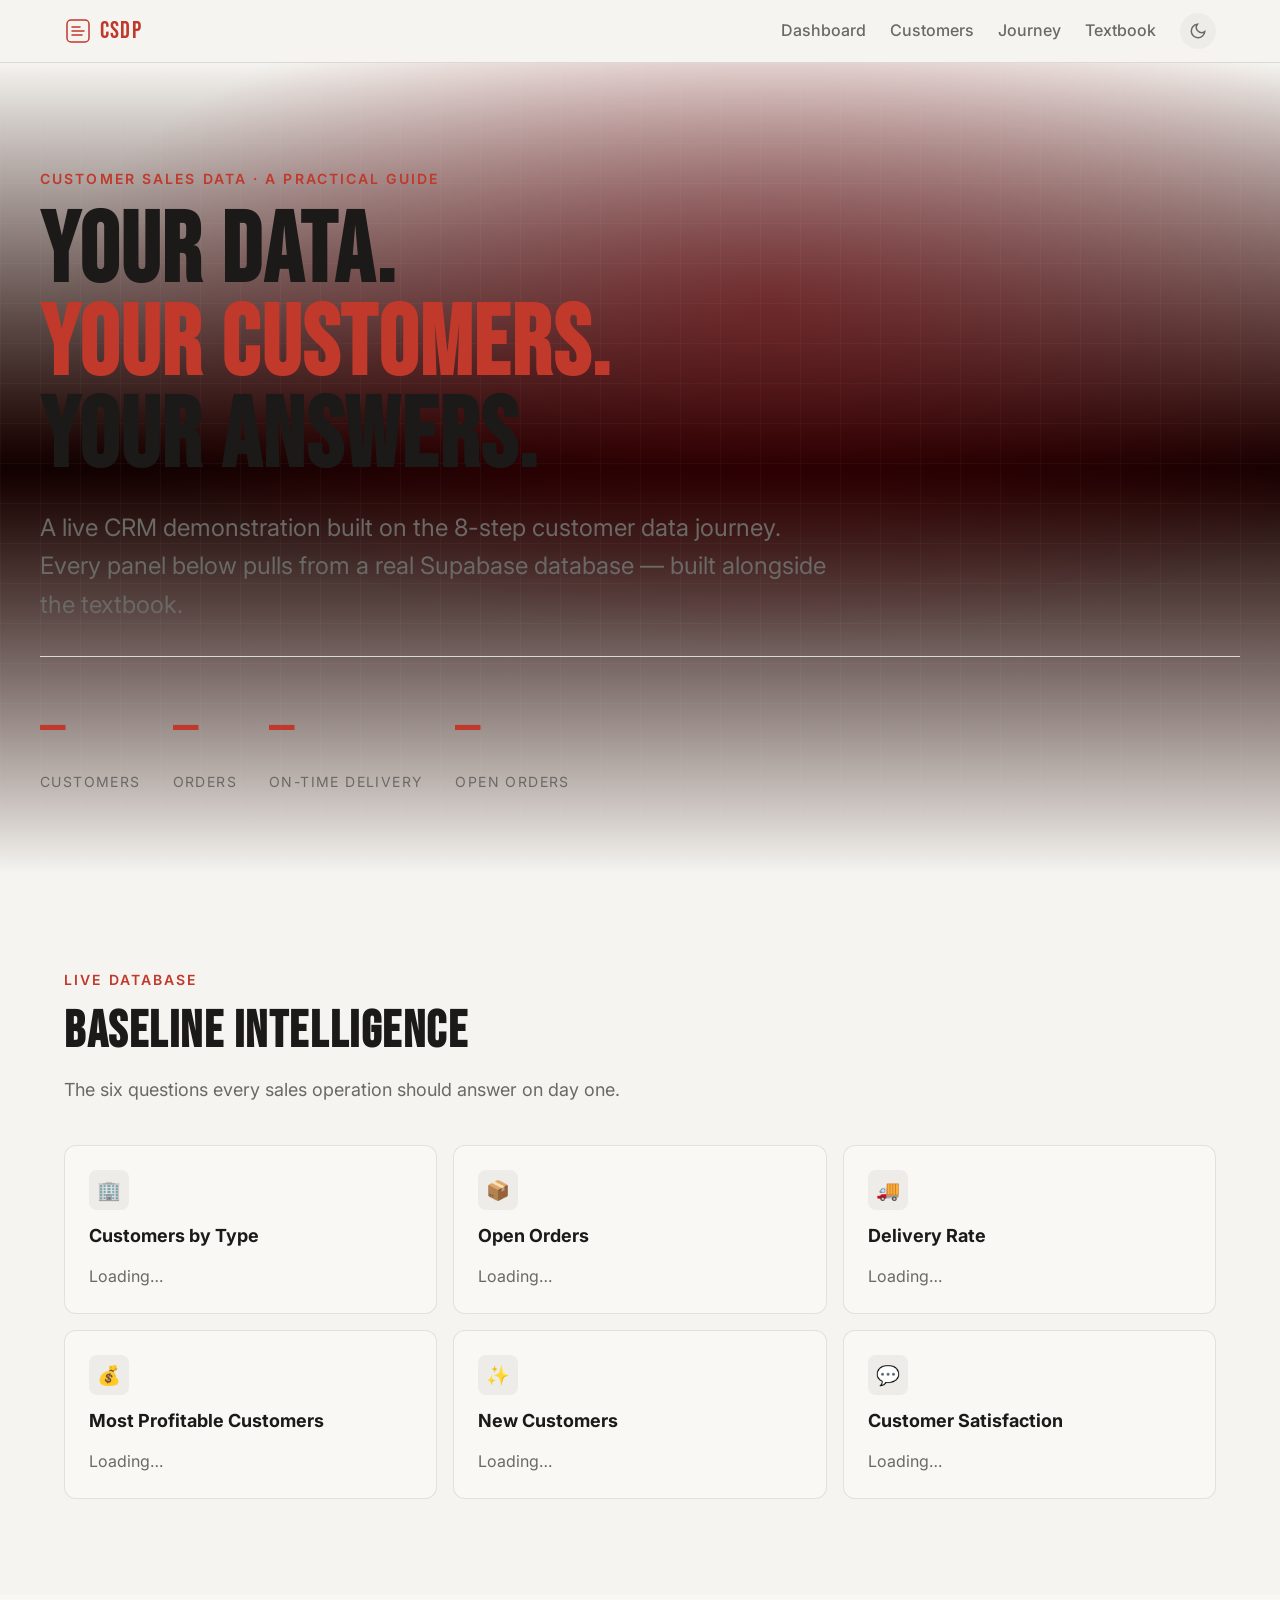
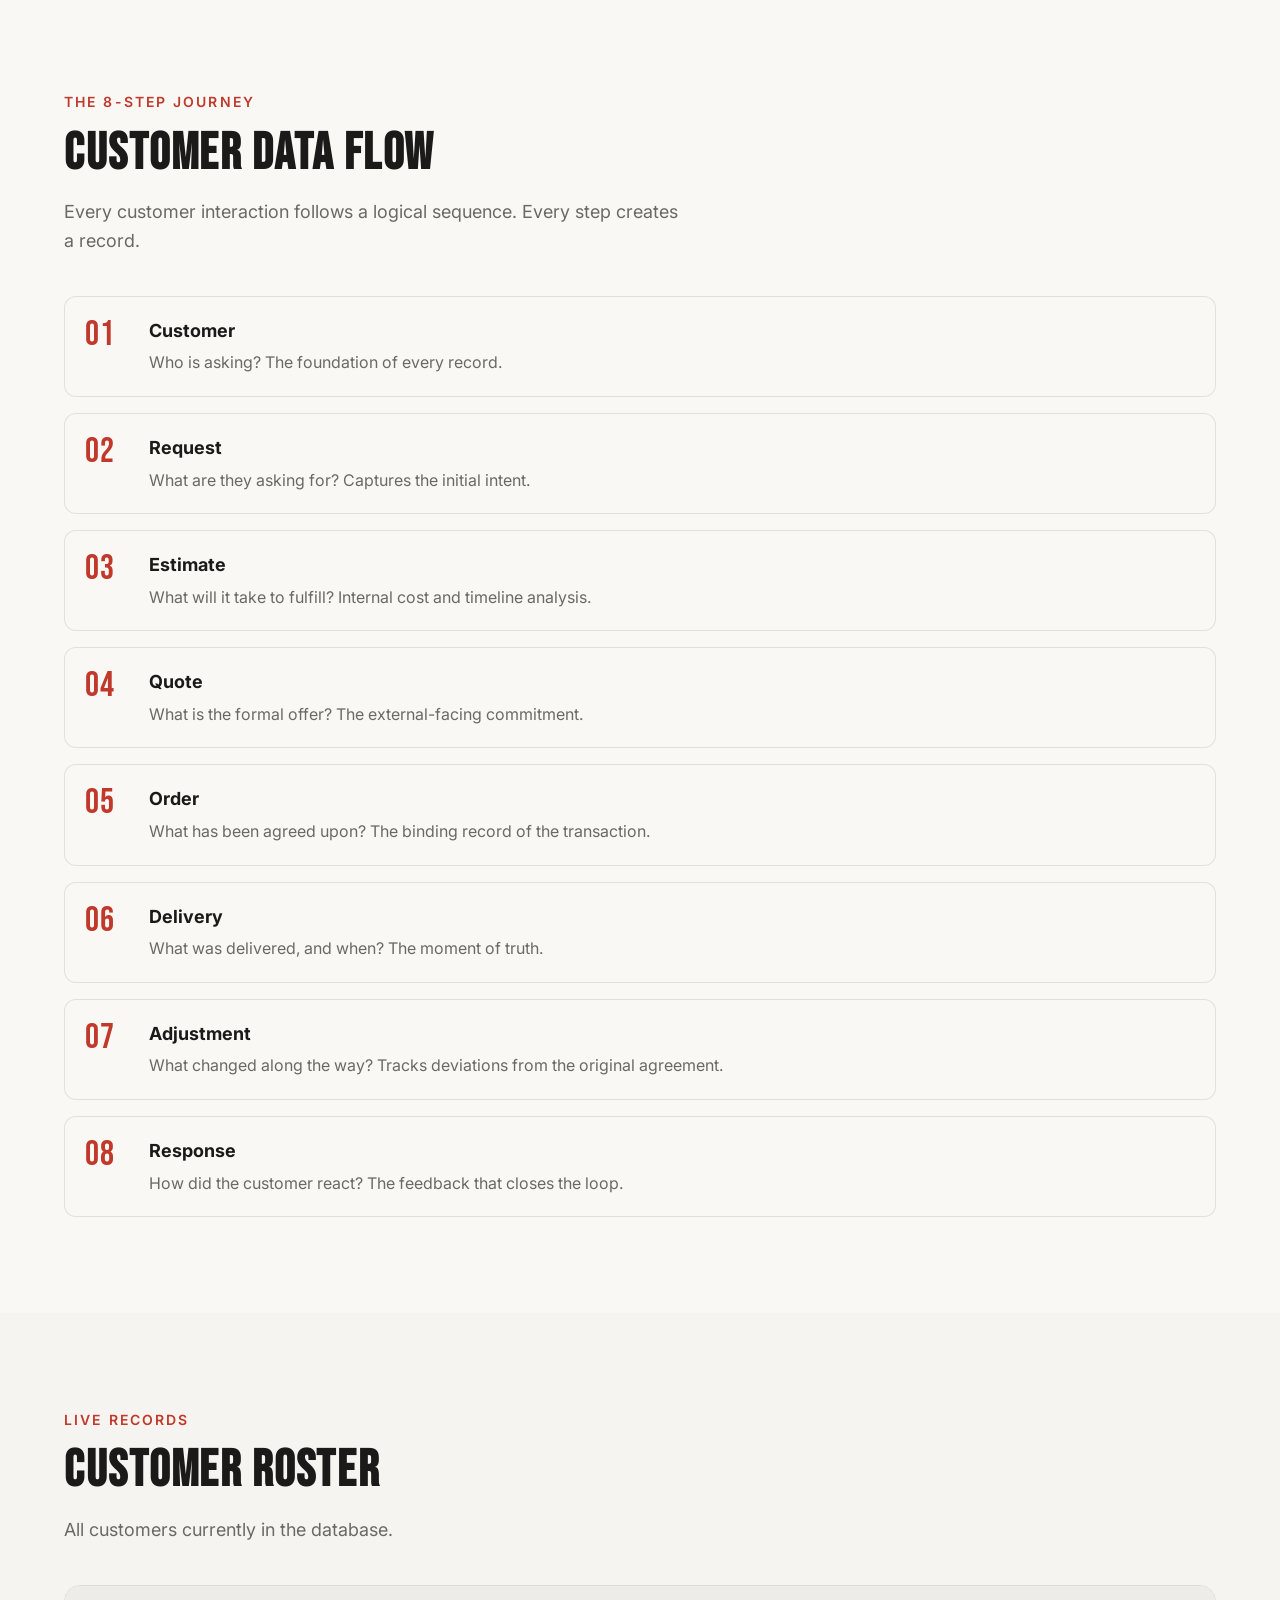
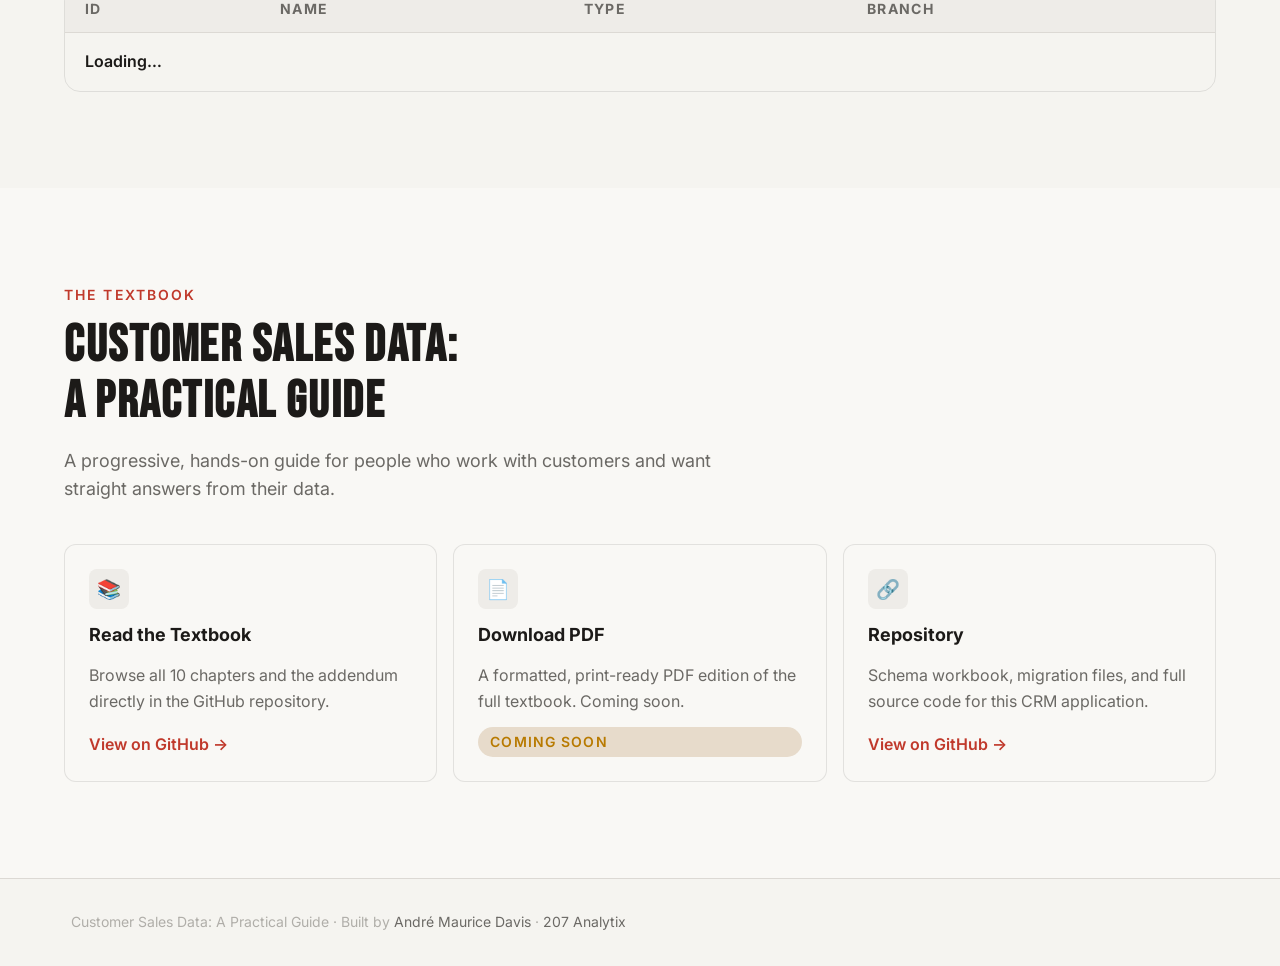
<file: crm/index.html>
<!DOCTYPE html>
<html lang="en" data-theme="dark">
<head>
  <meta charset="UTF-8" />
  <meta name="viewport" content="width=device-width, initial-scale=1.0" />
  <title>Customer Sales Data: A Practical Guide — CRM</title>
  <meta name="description" content="An interactive CRM demonstration built from the Customer Sales Data Practical textbook. Explore the 8-step customer journey live." />
  <link rel="preconnect" href="https://fonts.googleapis.com">
  <link rel="preconnect" href="https://fonts.gstatic.com" crossorigin>
  <link href="https://fonts.googleapis.com/css2?family=Bebas+Neue&family=Inter:wght@300..700&display=swap" rel="stylesheet">
  <link rel="stylesheet" href="style.css">
</head>
<body>
  <a href="#main" class="skip-link">Skip to content</a>

  <!-- NAV -->
  <nav class="nav" aria-label="Primary navigation">
    <div class="nav-inner">
      <a class="nav-logo" href="#">
        <svg width="28" height="28" viewBox="0 0 28 28" fill="none" aria-label="CSDP logo" role="img">
          <rect x="3" y="3" width="22" height="22" rx="4" stroke="var(--color-primary)" stroke-width="1.5" fill="none"/>
          <path d="M8 14h12M8 10h8M8 18h10" stroke="var(--color-primary)" stroke-width="1.5" stroke-linecap="round"/>
        </svg>
        <span class="nav-logo-text">CSDP</span>
      </a>
      <div class="nav-links">
        <a href="#dashboard">Dashboard</a>
        <a href="#customers">Customers</a>
        <a href="#journey">Journey</a>
        <a href="#textbook">Textbook</a>
        <button class="theme-toggle" data-theme-toggle aria-label="Switch to light mode">
          <svg width="18" height="18" viewBox="0 0 24 24" fill="none" stroke="currentColor" stroke-width="2"><path d="M21 12.79A9 9 0 1 1 11.21 3 7 7 0 0 0 21 12.79z"/></svg>
        </button>
      </div>
    </div>
  </nav>

  <main id="main">

    <!-- HERO -->
    <header class="hero">
      <div class="hero-bg" aria-hidden="true"></div>
      <div class="hero-grid-lines" aria-hidden="true"></div>
      <div class="hero-content">
        <p class="hero-eyebrow">Customer Sales Data · A Practical Guide</p>
        <h1 class="hero-headline">YOUR DATA.<br><span>YOUR CUSTOMERS.</span><br>YOUR ANSWERS.</h1>
        <p class="hero-sub">A live CRM demonstration built on the 8-step customer data journey. Every panel below pulls from a real Supabase database — built alongside the textbook.</p>
        <div class="hero-stats" id="hero-stats" role="list" aria-label="Live database metrics">
          <div role="listitem">
            <div class="hero-stat-num" id="stat-customers">—</div>
            <div class="hero-stat-label">Customers</div>
          </div>
          <div role="listitem">
            <div class="hero-stat-num" id="stat-orders">—</div>
            <div class="hero-stat-label">Orders</div>
          </div>
          <div role="listitem">
            <div class="hero-stat-num" id="stat-delivery-rate">—</div>
            <div class="hero-stat-label">On-Time Delivery</div>
          </div>
          <div role="listitem">
            <div class="hero-stat-num" id="stat-open-orders">—</div>
            <div class="hero-stat-label">Open Orders</div>
          </div>
        </div>
      </div>
    </header>

    <!-- DASHBOARD -->
    <section id="dashboard" class="section">
      <div class="container">
        <p class="section-label">Live Database</p>
        <h2 class="section-title">Baseline Intelligence</h2>
        <p class="section-sub">The six questions every sales operation should answer on day one.</p>

        <div class="intel-grid">

          <!-- Customer Count by Type -->
          <article class="intel-card reveal" id="card-customer-count">
            <div class="intel-card-icon" aria-hidden="true">🏢</div>
            <div class="intel-card-title">Customers by Type</div>
            <div class="intel-card-body" id="data-customer-count">Loading…</div>
          </article>

          <!-- Open Orders -->
          <article class="intel-card reveal" id="card-open-orders">
            <div class="intel-card-icon" aria-hidden="true">📦</div>
            <div class="intel-card-title">Open Orders</div>
            <div class="intel-card-body" id="data-open-orders">Loading…</div>
          </article>

          <!-- Delivery Rate -->
          <article class="intel-card reveal" id="card-delivery-rate">
            <div class="intel-card-icon" aria-hidden="true">🚚</div>
            <div class="intel-card-title">Delivery Rate</div>
            <div class="intel-card-body" id="data-delivery-rate">Loading…</div>
          </article>

          <!-- Most Profitable -->
          <article class="intel-card reveal" id="card-profitable">
            <div class="intel-card-icon" aria-hidden="true">💰</div>
            <div class="intel-card-title">Most Profitable Customers</div>
            <div class="intel-card-body" id="data-profitable">Loading…</div>
          </article>

          <!-- New Customers -->
          <article class="intel-card reveal" id="card-new-customers">
            <div class="intel-card-icon" aria-hidden="true">✨</div>
            <div class="intel-card-title">New Customers</div>
            <div class="intel-card-body" id="data-new-customers">Loading…</div>
          </article>

          <!-- Customer Satisfaction -->
          <article class="intel-card reveal" id="card-satisfaction">
            <div class="intel-card-icon" aria-hidden="true">💬</div>
            <div class="intel-card-title">Customer Satisfaction</div>
            <div class="intel-card-body" id="data-satisfaction">Loading…</div>
          </article>

        </div>
      </div>
    </section>

    <!-- CUSTOMER JOURNEY -->
    <section id="journey" class="section" style="background:var(--color-surface);">
      <div class="container">
        <p class="section-label">The 8-Step Journey</p>
        <h2 class="section-title">Customer Data Flow</h2>
        <p class="section-sub">Every customer interaction follows a logical sequence. Every step creates a record.</p>

        <div class="steps" id="journey-steps">
          <div class="step reveal">
            <div class="step-num">01</div>
            <div>
              <div class="step-title">Customer</div>
              <p class="step-body">Who is asking? The foundation of every record.</p>
            </div>
          </div>
          <div class="step reveal">
            <div class="step-num">02</div>
            <div>
              <div class="step-title">Request</div>
              <p class="step-body">What are they asking for? Captures the initial intent.</p>
            </div>
          </div>
          <div class="step reveal">
            <div class="step-num">03</div>
            <div>
              <div class="step-title">Estimate</div>
              <p class="step-body">What will it take to fulfill? Internal cost and timeline analysis.</p>
            </div>
          </div>
          <div class="step reveal">
            <div class="step-num">04</div>
            <div>
              <div class="step-title">Quote</div>
              <p class="step-body">What is the formal offer? The external-facing commitment.</p>
            </div>
          </div>
          <div class="step reveal">
            <div class="step-num">05</div>
            <div>
              <div class="step-title">Order</div>
              <p class="step-body">What has been agreed upon? The binding record of the transaction.</p>
            </div>
          </div>
          <div class="step reveal">
            <div class="step-num">06</div>
            <div>
              <div class="step-title">Delivery</div>
              <p class="step-body">What was delivered, and when? The moment of truth.</p>
            </div>
          </div>
          <div class="step reveal">
            <div class="step-num">07</div>
            <div>
              <div class="step-title">Adjustment</div>
              <p class="step-body">What changed along the way? Tracks deviations from the original agreement.</p>
            </div>
          </div>
          <div class="step reveal">
            <div class="step-num">08</div>
            <div>
              <div class="step-title">Response</div>
              <p class="step-body">How did the customer react? The feedback that closes the loop.</p>
            </div>
          </div>
        </div>
      </div>
    </section>

    <!-- CUSTOMERS TABLE -->
    <section id="customers" class="section">
      <div class="container">
        <p class="section-label">Live Records</p>
        <h2 class="section-title">Customer Roster</h2>
        <p class="section-sub">All customers currently in the database.</p>
        <div class="peer-table-wrap reveal">
          <table class="peer-table" aria-label="Customer list" id="customer-table">
            <thead>
              <tr>
                <th>ID</th>
                <th>Name</th>
                <th>Type</th>
                <th>Branch</th>
              </tr>
            </thead>
            <tbody id="customer-table-body">
              <tr><td colspan="4">Loading…</td></tr>
            </tbody>
          </table>
        </div>
      </div>
    </section>

    <!-- TEXTBOOK -->
    <section id="textbook" class="section" style="background:var(--color-surface);">
      <div class="container">
        <p class="section-label">The Textbook</p>
        <h2 class="section-title">Customer Sales Data:<br>A Practical Guide</h2>
        <p class="section-sub">A progressive, hands-on guide for people who work with customers and want straight answers from their data.</p>
        <div class="intel-grid" style="margin-top:var(--space-8);">
          <article class="intel-card reveal">
            <div class="intel-card-icon" aria-hidden="true">📚</div>
            <div class="intel-card-title">Read the Textbook</div>
            <p class="intel-card-body">Browse all 10 chapters and the addendum directly in the GitHub repository.</p>
            <a href="https://github.com/andredavisme/customer-sales-data-practical/tree/main/chapters" target="_blank" rel="noopener" class="card-link">View on GitHub →</a>
          </article>
          <article class="intel-card reveal">
            <div class="intel-card-icon" aria-hidden="true">📄</div>
            <div class="intel-card-title">Download PDF</div>
            <p class="intel-card-body">A formatted, print-ready PDF edition of the full textbook. Coming soon.</p>
            <span class="badge badge-gold" style="margin-top:auto;">Coming Soon</span>
          </article>
          <article class="intel-card reveal">
            <div class="intel-card-icon" aria-hidden="true">🔗</div>
            <div class="intel-card-title">Repository</div>
            <p class="intel-card-body">Schema workbook, migration files, and full source code for this CRM application.</p>
            <a href="https://github.com/andredavisme/customer-sales-data-practical" target="_blank" rel="noopener" class="card-link">View on GitHub →</a>
          </article>
        </div>
      </div>
    </section>

  </main>

  <footer class="footer">
    <p class="footer-text">Customer Sales Data: A Practical Guide · Built by <a href="https://andremauricedavis.com/" target="_blank" rel="noopener">André Maurice Davis</a> · <a href="https://github.com/andredavisme" target="_blank" rel="noopener">207 Analytix</a></p>
  </footer>

  <script src="app.js"></script>
</body>
</html>
</file>
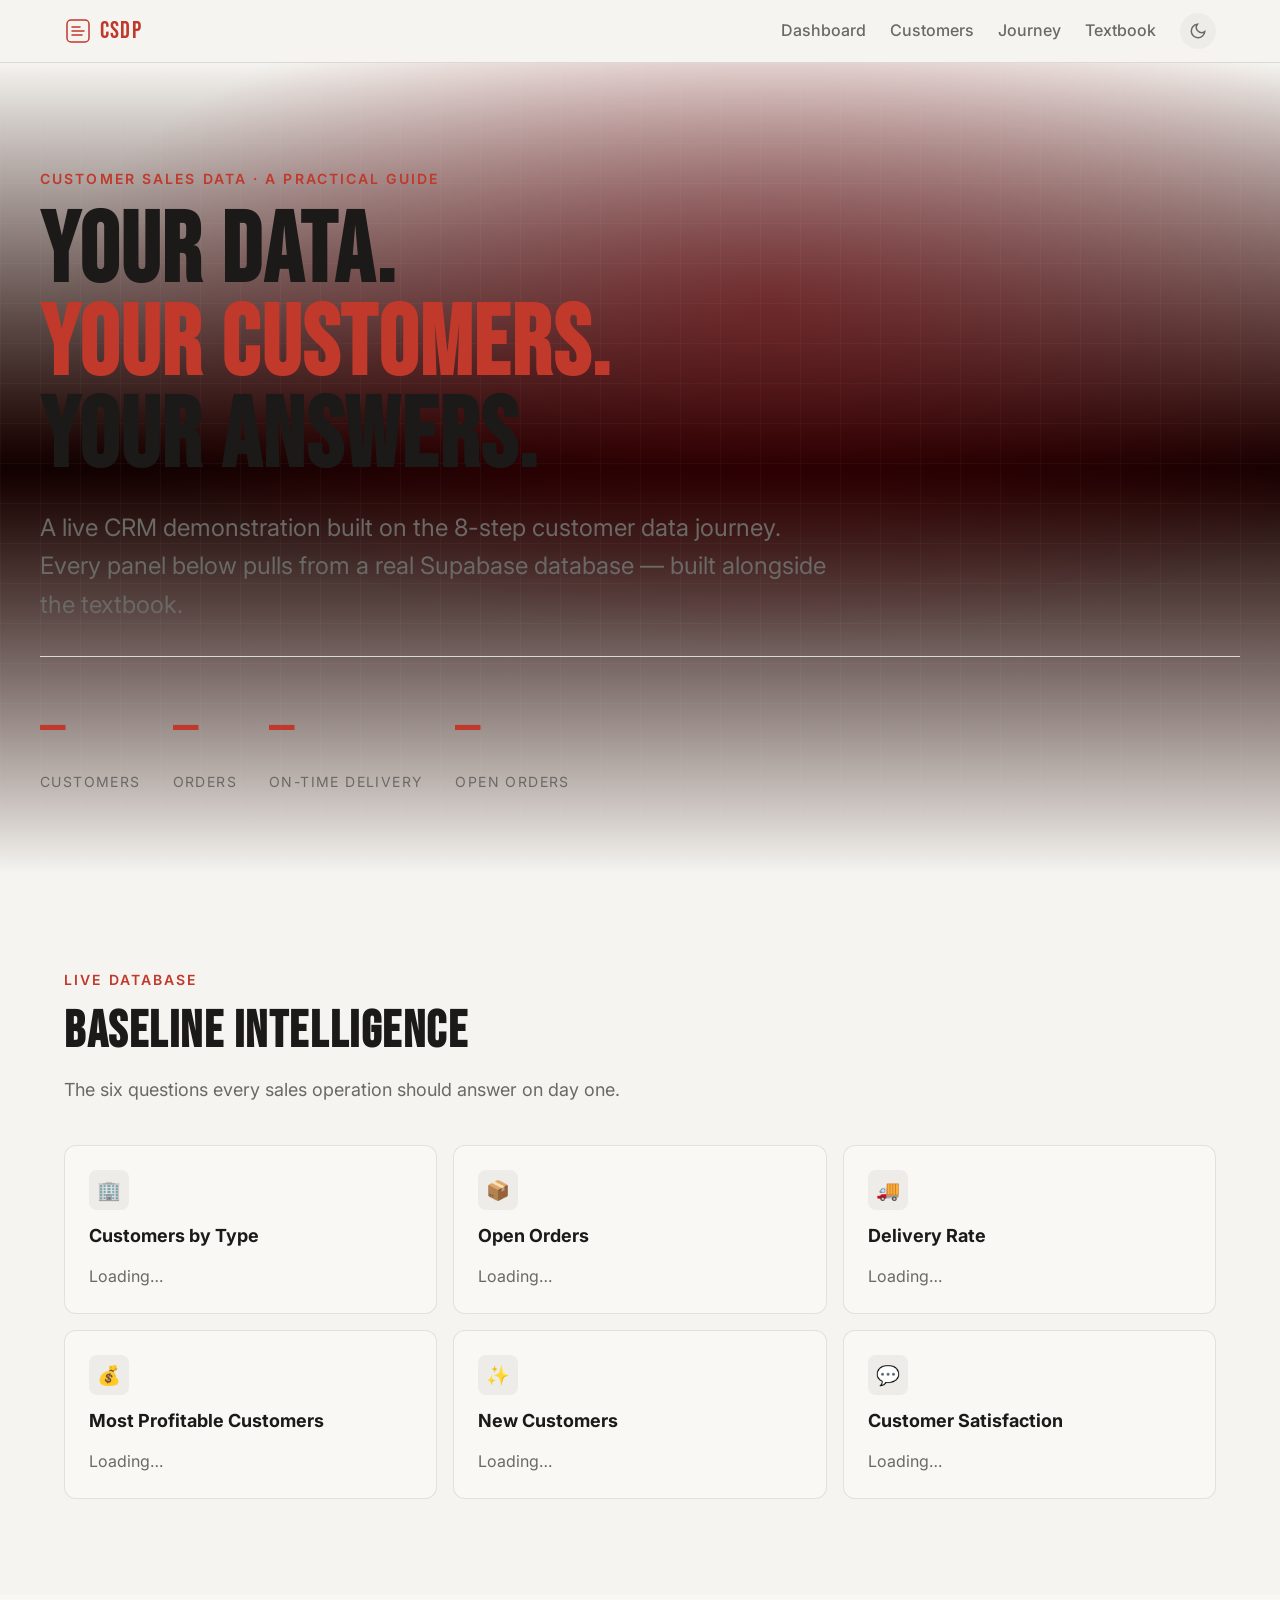
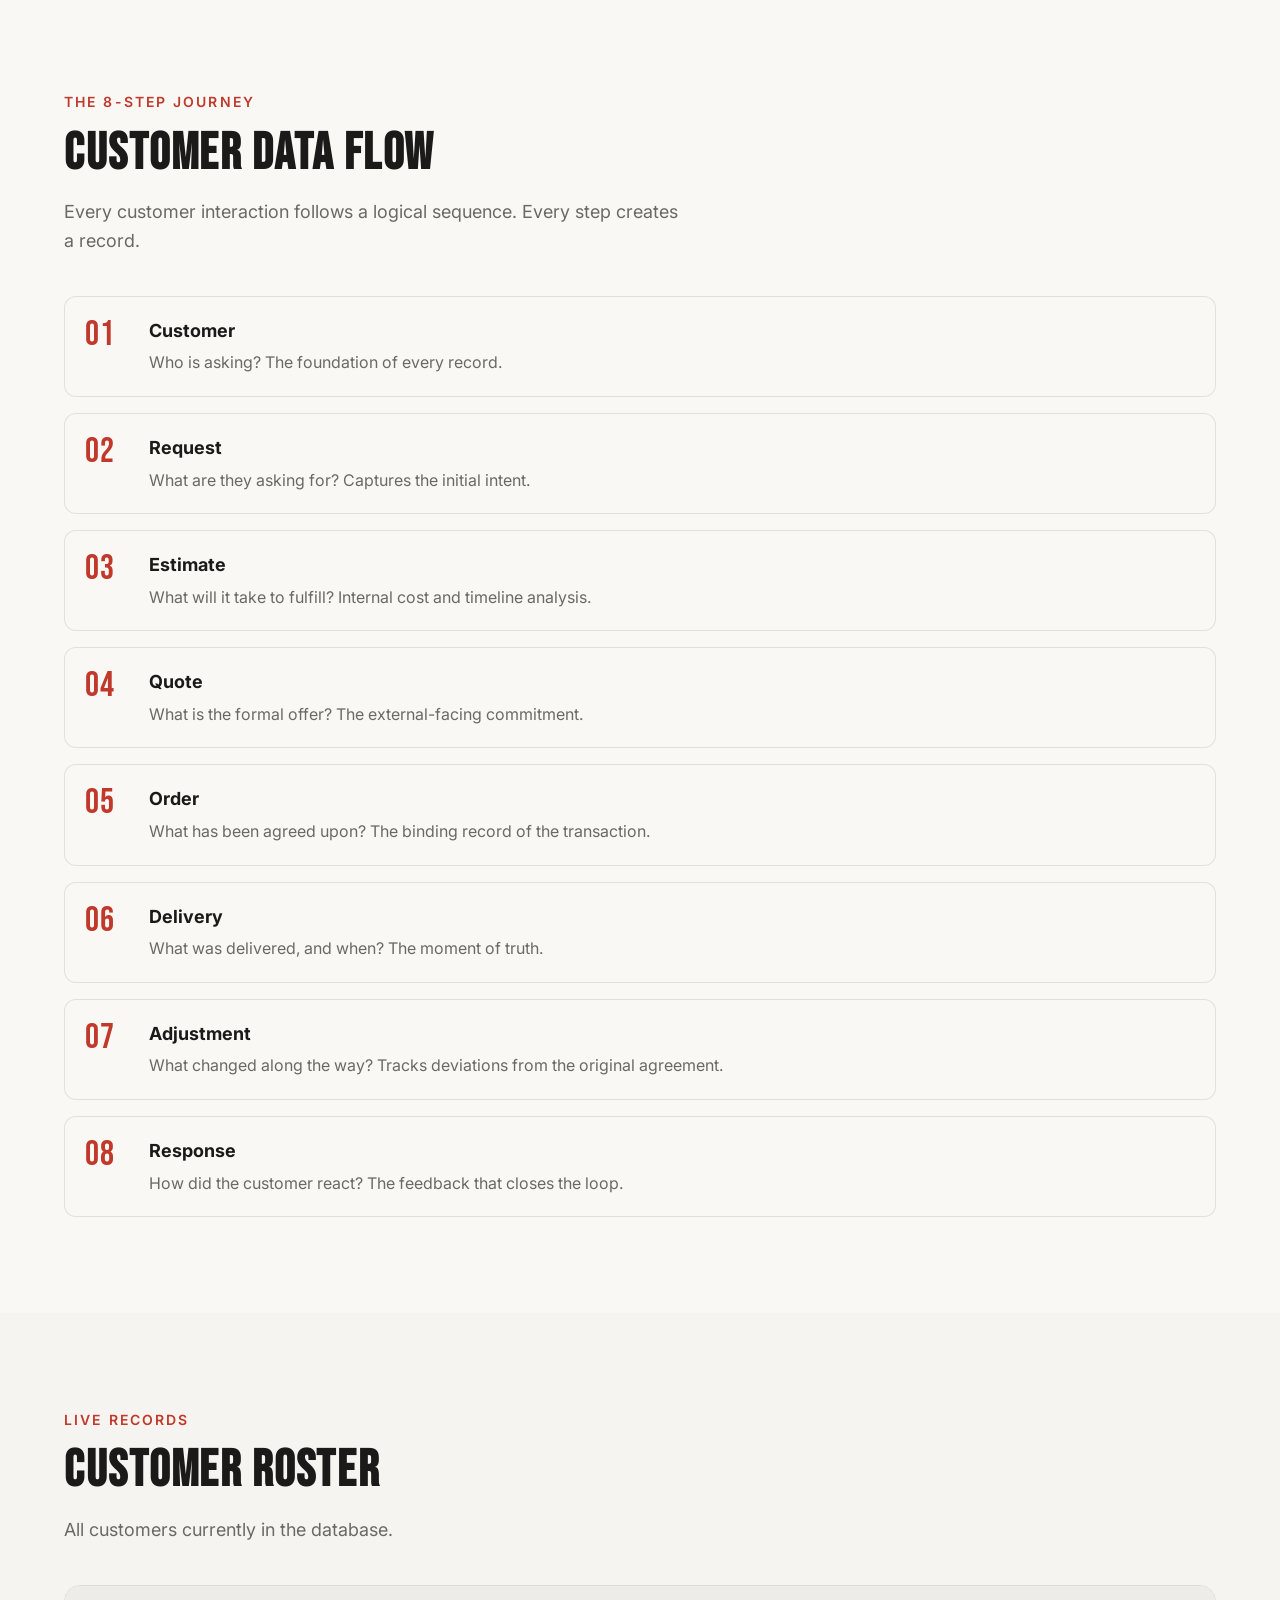
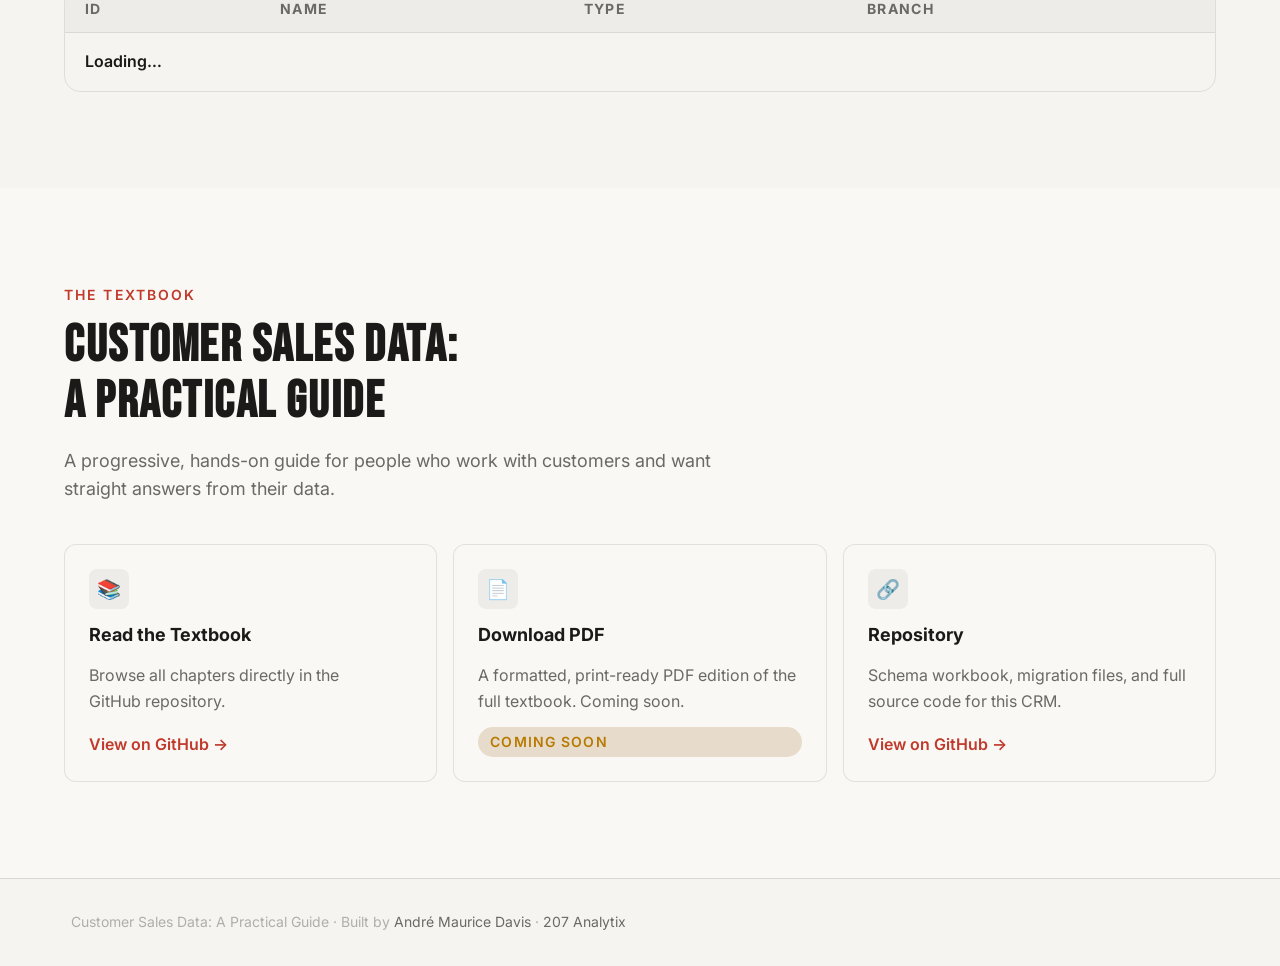
<file: docs/index.html>
<!DOCTYPE html>
<html lang="en" data-theme="dark">
<head>
  <meta charset="UTF-8" />
  <meta name="viewport" content="width=device-width, initial-scale=1.0" />
  <title>Customer Sales Data: A Practical Guide — CRM</title>
  <meta name="description" content="An interactive CRM demonstration built from the Customer Sales Data Practical textbook. Explore the 8-step customer journey live." />
  <link rel="preconnect" href="https://fonts.googleapis.com">
  <link rel="preconnect" href="https://fonts.gstatic.com" crossorigin>
  <link href="https://fonts.googleapis.com/css2?family=Bebas+Neue&family=Inter:wght@300..700&display=swap" rel="stylesheet">
  <link rel="stylesheet" href="style.css">
</head>
<body>
  <a href="#main" class="skip-link">Skip to content</a>

  <!-- NAV -->
  <nav class="nav" aria-label="Primary navigation">
    <div class="nav-inner">
      <a class="nav-logo" href="#">
        <svg width="28" height="28" viewBox="0 0 28 28" fill="none" aria-label="CSDP logo" role="img">
          <rect x="3" y="3" width="22" height="22" rx="4" stroke="var(--color-primary)" stroke-width="1.5" fill="none"/>
          <path d="M8 14h12M8 10h8M8 18h10" stroke="var(--color-primary)" stroke-width="1.5" stroke-linecap="round"/>
        </svg>
        <span class="nav-logo-text">CSDP</span>
      </a>
      <div class="nav-links">
        <a href="#dashboard">Dashboard</a>
        <a href="#customers">Customers</a>
        <a href="#journey">Journey</a>
        <a href="#textbook">Textbook</a>
        <button class="theme-toggle" data-theme-toggle aria-label="Switch to light mode">
          <svg width="18" height="18" viewBox="0 0 24 24" fill="none" stroke="currentColor" stroke-width="2"><path d="M21 12.79A9 9 0 1 1 11.21 3 7 7 0 0 0 21 12.79z"/></svg>
        </button>
      </div>
    </div>
  </nav>

  <main id="main">

    <!-- HERO -->
    <header class="hero">
      <div class="hero-bg" aria-hidden="true"></div>
      <div class="hero-grid-lines" aria-hidden="true"></div>
      <div class="hero-content">
        <p class="hero-eyebrow">Customer Sales Data · A Practical Guide</p>
        <h1 class="hero-headline">YOUR DATA.<br><span>YOUR CUSTOMERS.</span><br>YOUR ANSWERS.</h1>
        <p class="hero-sub">A live CRM demonstration built on the 8-step customer data journey. Every panel below pulls from a real Supabase database — built alongside the textbook.</p>
        <div class="hero-stats" id="hero-stats" role="list" aria-label="Live database metrics">
          <div role="listitem">
            <div class="hero-stat-num" id="stat-customers">—</div>
            <div class="hero-stat-label">Customers</div>
          </div>
          <div role="listitem">
            <div class="hero-stat-num" id="stat-orders">—</div>
            <div class="hero-stat-label">Orders</div>
          </div>
          <div role="listitem">
            <div class="hero-stat-num" id="stat-delivery-rate">—</div>
            <div class="hero-stat-label">On-Time Delivery</div>
          </div>
          <div role="listitem">
            <div class="hero-stat-num" id="stat-open-orders">—</div>
            <div class="hero-stat-label">Open Orders</div>
          </div>
        </div>
      </div>
    </header>

    <!-- DASHBOARD -->
    <section id="dashboard" class="section">
      <div class="container">
        <p class="section-label">Live Database</p>
        <h2 class="section-title">Baseline Intelligence</h2>
        <p class="section-sub">The six questions every sales operation should answer on day one.</p>
        <div class="intel-grid">
          <article class="intel-card reveal" id="card-customer-count">
            <div class="intel-card-icon" aria-hidden="true">🏢</div>
            <div class="intel-card-title">Customers by Type</div>
            <div class="intel-card-body" id="data-customer-count">Loading…</div>
          </article>
          <article class="intel-card reveal" id="card-open-orders">
            <div class="intel-card-icon" aria-hidden="true">📦</div>
            <div class="intel-card-title">Open Orders</div>
            <div class="intel-card-body" id="data-open-orders">Loading…</div>
          </article>
          <article class="intel-card reveal" id="card-delivery-rate">
            <div class="intel-card-icon" aria-hidden="true">🚚</div>
            <div class="intel-card-title">Delivery Rate</div>
            <div class="intel-card-body" id="data-delivery-rate">Loading…</div>
          </article>
          <article class="intel-card reveal" id="card-profitable">
            <div class="intel-card-icon" aria-hidden="true">💰</div>
            <div class="intel-card-title">Most Profitable Customers</div>
            <div class="intel-card-body" id="data-profitable">Loading…</div>
          </article>
          <article class="intel-card reveal" id="card-new-customers">
            <div class="intel-card-icon" aria-hidden="true">✨</div>
            <div class="intel-card-title">New Customers</div>
            <div class="intel-card-body" id="data-new-customers">Loading…</div>
          </article>
          <article class="intel-card reveal" id="card-satisfaction">
            <div class="intel-card-icon" aria-hidden="true">💬</div>
            <div class="intel-card-title">Customer Satisfaction</div>
            <div class="intel-card-body" id="data-satisfaction">Loading…</div>
          </article>
        </div>
      </div>
    </section>

    <!-- CUSTOMER JOURNEY -->
    <section id="journey" class="section" style="background:var(--color-surface);">
      <div class="container">
        <p class="section-label">The 8-Step Journey</p>
        <h2 class="section-title">Customer Data Flow</h2>
        <p class="section-sub">Every customer interaction follows a logical sequence. Every step creates a record.</p>
        <div class="steps" id="journey-steps">
          <div class="step reveal"><div class="step-num">01</div><div><div class="step-title">Customer</div><p class="step-body">Who is asking? The foundation of every record.</p></div></div>
          <div class="step reveal"><div class="step-num">02</div><div><div class="step-title">Request</div><p class="step-body">What are they asking for? Captures the initial intent.</p></div></div>
          <div class="step reveal"><div class="step-num">03</div><div><div class="step-title">Estimate</div><p class="step-body">What will it take to fulfill? Internal cost and timeline analysis.</p></div></div>
          <div class="step reveal"><div class="step-num">04</div><div><div class="step-title">Quote</div><p class="step-body">What is the formal offer? The external-facing commitment.</p></div></div>
          <div class="step reveal"><div class="step-num">05</div><div><div class="step-title">Order</div><p class="step-body">What has been agreed upon? The binding record of the transaction.</p></div></div>
          <div class="step reveal"><div class="step-num">06</div><div><div class="step-title">Delivery</div><p class="step-body">What was delivered, and when? The moment of truth.</p></div></div>
          <div class="step reveal"><div class="step-num">07</div><div><div class="step-title">Adjustment</div><p class="step-body">What changed along the way? Tracks deviations from the original agreement.</p></div></div>
          <div class="step reveal"><div class="step-num">08</div><div><div class="step-title">Response</div><p class="step-body">How did the customer react? The feedback that closes the loop.</p></div></div>
        </div>
      </div>
    </section>

    <!-- CUSTOMERS TABLE -->
    <section id="customers" class="section">
      <div class="container">
        <p class="section-label">Live Records</p>
        <h2 class="section-title">Customer Roster</h2>
        <p class="section-sub">All customers currently in the database.</p>
        <div class="peer-table-wrap reveal">
          <table class="peer-table" aria-label="Customer list" id="customer-table">
            <thead><tr><th>ID</th><th>Name</th><th>Type</th><th>Branch</th></tr></thead>
            <tbody id="customer-table-body"><tr><td colspan="4">Loading…</td></tr></tbody>
          </table>
        </div>
      </div>
    </section>

    <!-- TEXTBOOK -->
    <section id="textbook" class="section" style="background:var(--color-surface);">
      <div class="container">
        <p class="section-label">The Textbook</p>
        <h2 class="section-title">Customer Sales Data:<br>A Practical Guide</h2>
        <p class="section-sub">A progressive, hands-on guide for people who work with customers and want straight answers from their data.</p>
        <div class="intel-grid" style="margin-top:var(--space-8);">
          <article class="intel-card reveal">
            <div class="intel-card-icon" aria-hidden="true">📚</div>
            <div class="intel-card-title">Read the Textbook</div>
            <p class="intel-card-body">Browse all chapters directly in the GitHub repository.</p>
            <a href="https://github.com/andredavisme/customer-sales-data-practical/tree/main/chapters" target="_blank" rel="noopener" class="card-link">View on GitHub →</a>
          </article>
          <article class="intel-card reveal">
            <div class="intel-card-icon" aria-hidden="true">📄</div>
            <div class="intel-card-title">Download PDF</div>
            <p class="intel-card-body">A formatted, print-ready PDF edition of the full textbook. Coming soon.</p>
            <span class="badge badge-gold" style="margin-top:auto;">Coming Soon</span>
          </article>
          <article class="intel-card reveal">
            <div class="intel-card-icon" aria-hidden="true">🔗</div>
            <div class="intel-card-title">Repository</div>
            <p class="intel-card-body">Schema workbook, migration files, and full source code for this CRM.</p>
            <a href="https://github.com/andredavisme/customer-sales-data-practical" target="_blank" rel="noopener" class="card-link">View on GitHub →</a>
          </article>
        </div>
      </div>
    </section>

  </main>

  <footer class="footer">
    <p class="footer-text">Customer Sales Data: A Practical Guide · Built by <a href="https://andremauricedavis.com/" target="_blank" rel="noopener">André Maurice Davis</a> · <a href="https://github.com/andredavisme" target="_blank" rel="noopener">207 Analytix</a></p>
  </footer>

  <script src="app.js"></script>
</body>
</html>
</file>
<file: crm/style.css>
/* ============================================================
   Customer Sales Data Practical — CRM Styles
   Shared theme with andredavisme.github.io/underdog-war-room
   ============================================================ */

/* ── TOKENS ──────────────────────────────────────────── */
:root {
  --text-xs:   clamp(0.75rem,  0.7rem  + 0.25vw, 0.875rem);
  --text-sm:   clamp(0.875rem, 0.8rem  + 0.35vw, 1rem);
  --text-base: clamp(1rem,     0.95rem + 0.25vw, 1.125rem);
  --text-lg:   clamp(1.125rem, 1rem    + 0.75vw, 1.5rem);
  --text-xl:   clamp(1.5rem,   1.2rem  + 1.25vw, 2.25rem);
  --text-2xl:  clamp(2rem,     1.2rem  + 2.5vw,  3.5rem);
  --text-hero: clamp(3rem,     0.5rem  + 7vw,    8rem);
  --space-1:0.25rem;--space-2:0.5rem;--space-3:0.75rem;--space-4:1rem;
  --space-5:1.25rem;--space-6:1.5rem;--space-8:2rem;--space-10:2.5rem;
  --space-12:3rem;--space-16:4rem;--space-20:5rem;--space-24:6rem;
  --radius-sm:0.375rem;--radius-md:0.5rem;--radius-lg:0.75rem;--radius-xl:1rem;--radius-full:9999px;
  --transition-interactive:180ms cubic-bezier(0.16,1,0.3,1);
  --content-narrow:640px;--content-default:960px;--content-wide:1200px;
  --font-display:'Bebas Neue',Impact,sans-serif;
  --font-body:'Inter','Helvetica Neue',sans-serif;
}

/* ── DARK PALETTE ──────────────────────────────────── */
:root,[data-theme="dark"]{
  --color-bg:#0e0d0c;
  --color-surface:#141311;
  --color-surface-2:#1a1916;
  --color-surface-offset:#201e1b;
  --color-surface-dynamic:#2a2825;
  --color-divider:#2e2c29;
  --color-border:#3a3835;
  --color-text:#e8e6e1;
  --color-text-muted:#908e89;
  --color-text-faint:#545250;
  --color-text-inverse:#111010;
  --color-primary:#c0392b;
  --color-primary-hover:#e74c3c;
  --color-primary-active:#96281b;
  --color-primary-highlight:#3b1d1a;
  --color-gold:#e8af34;
  --color-success:#6daa45;
  --color-blue:#5591c7;
  --color-purple:#a86fdf;
  --shadow-sm:0 1px 2px oklch(0 0 0/.25);
  --shadow-md:0 4px 12px oklch(0 0 0/.35);
  --shadow-lg:0 12px 32px oklch(0 0 0/.5);
}
[data-theme="light"]{
  --color-bg:#f5f4f0;
  --color-surface:#f9f8f5;
  --color-surface-2:#ffffff;
  --color-surface-offset:#eeece8;
  --color-surface-dynamic:#e5e3de;
  --color-divider:#dcd9d4;
  --color-border:#ccc9c3;
  --color-text:#1c1a18;
  --color-text-muted:#6b6965;
  --color-text-faint:#b0aea9;
  --color-text-inverse:#f5f4f0;
  --color-primary:#c0392b;
  --color-primary-hover:#96281b;
  --color-primary-active:#741d14;
  --color-primary-highlight:#f5d5d0;
  --color-gold:#b87a00;
  --color-success:#3a6a1c;
  --color-blue:#1a5a8c;
  --color-purple:#7a39bb;
  --shadow-sm:0 1px 2px oklch(0.2 0.01 60/.07);
  --shadow-md:0 4px 12px oklch(0.2 0.01 60/.09);
  --shadow-lg:0 12px 32px oklch(0.2 0.01 60/.13);
}

/* ── BASE ───────────────────────────────────────────────── */
*,*::before,*::after{box-sizing:border-box;margin:0;padding:0;}
html{-webkit-font-smoothing:antialiased;text-rendering:optimizeLegibility;scroll-behavior:smooth;scroll-padding-top:5rem;}
body{min-height:100dvh;line-height:1.6;font-family:var(--font-body);font-size:var(--text-base);color:var(--color-text);background:var(--color-bg);}
img,picture,svg{display:block;max-width:100%;height:auto;}
ul[role="list"],ol[role="list"]{list-style:none;}
input,button,textarea,select{font:inherit;color:inherit;}
h1,h2,h3,h4{text-wrap:balance;line-height:1.1;}
p,li{text-wrap:pretty;max-width:72ch;}
button{cursor:pointer;background:none;border:none;}
a,button,[role="button"]{transition:color var(--transition-interactive),background var(--transition-interactive),border-color var(--transition-interactive),opacity var(--transition-interactive);}
::selection{background:oklch(from var(--color-primary) l c h/.25);color:var(--color-text);}
:focus-visible{outline:2px solid var(--color-primary);outline-offset:3px;border-radius:var(--radius-sm);}
@media(prefers-reduced-motion:reduce){*,*::before,*::after{animation-duration:.01ms!important;transition-duration:.01ms!important;scroll-behavior:auto!important;}}

/* ── SKIP LINK ─────────────────────────────────────────── */
.skip-link{position:absolute;top:-4rem;left:var(--space-4);z-index:9999;padding:var(--space-2) var(--space-4);background:var(--color-primary);color:#fff;border-radius:var(--radius-md);font-size:var(--text-sm);text-decoration:none;}
.skip-link:focus{top:var(--space-4);}

/* ── NAV ────────────────────────────────────────────────── */
.nav{position:sticky;top:0;z-index:100;background:oklch(from var(--color-bg) l c h/.92);backdrop-filter:blur(12px);border-bottom:1px solid var(--color-divider);}
.nav-inner{max-width:var(--content-wide);margin-inline:auto;padding:var(--space-3) var(--space-6);display:flex;align-items:center;justify-content:space-between;gap:var(--space-4);}
.nav-logo{display:flex;align-items:center;gap:var(--space-2);text-decoration:none;color:var(--color-text);}
.nav-logo-text{font-family:var(--font-display);font-size:var(--text-lg);letter-spacing:.05em;color:var(--color-primary);}
.nav-links{display:flex;align-items:center;gap:var(--space-6);}
.nav-links a{text-decoration:none;font-size:var(--text-sm);font-weight:500;color:var(--color-text-muted);}
.nav-links a:hover{color:var(--color-text);}
.theme-toggle{width:36px;height:36px;display:flex;align-items:center;justify-content:center;border-radius:var(--radius-full);background:var(--color-surface-offset);color:var(--color-text-muted);}
.theme-toggle:hover{background:var(--color-surface-dynamic);color:var(--color-text);}
@media(max-width:600px){.nav-links a:not(:last-child){display:none;}}

/* ── HERO ────────────────────────────────────────────────── */
.hero{position:relative;min-height:90vh;display:flex;flex-direction:column;justify-content:flex-end;overflow:hidden;padding:var(--space-20) var(--space-6) clamp(var(--space-12),8vw,var(--space-20));}
.hero-bg{position:absolute;inset:0;background:radial-gradient(ellipse 80% 60% at 60% 30%, oklch(0.35 0.15 25/.5) 0%, transparent 70%),linear-gradient(180deg,var(--color-bg) 0%, oklch(0.12 0.04 25) 50%, var(--color-bg) 100%);z-index:0;}
.hero-grid-lines{position:absolute;inset:0;background-image:linear-gradient(oklch(1 0 0/.03) 1px,transparent 1px),linear-gradient(90deg,oklch(1 0 0/.03) 1px,transparent 1px);background-size:40px 40px;z-index:0;}
.hero-content{position:relative;z-index:1;max-width:var(--content-wide);margin-inline:auto;width:100%;}
.hero-eyebrow{font-size:var(--text-xs);font-weight:600;letter-spacing:.15em;text-transform:uppercase;color:var(--color-primary);margin-bottom:var(--space-4);}
.hero-headline{font-family:var(--font-display);font-size:var(--text-hero);line-height:.95;letter-spacing:.02em;color:var(--color-text);margin-bottom:var(--space-6);}
.hero-headline span{color:var(--color-primary);}
.hero-sub{font-size:var(--text-lg);color:var(--color-text-muted);max-width:55ch;margin-bottom:var(--space-8);}
.hero-stats{display:flex;flex-wrap:wrap;gap:var(--space-8);border-top:1px solid var(--color-divider);padding-top:var(--space-8);}
.hero-stat-num{font-family:var(--font-display);font-size:var(--text-2xl);color:var(--color-primary);letter-spacing:.03em;}
.hero-stat-label{font-size:var(--text-xs);letter-spacing:.1em;text-transform:uppercase;color:var(--color-text-muted);}

/* ── LAYOUT ─────────────────────────────────────────────── */
.container{max-width:var(--content-wide);margin-inline:auto;padding-inline:var(--space-6);}
.section{padding-block:clamp(var(--space-12),8vw,var(--space-24));}
.section-label{font-size:var(--text-xs);font-weight:600;letter-spacing:.15em;text-transform:uppercase;color:var(--color-primary);margin-bottom:var(--space-3);}
.section-title{font-family:var(--font-display);font-size:var(--text-2xl);letter-spacing:.03em;margin-bottom:var(--space-4);}
.section-sub{font-size:var(--text-base);color:var(--color-text-muted);max-width:60ch;margin-bottom:var(--space-10);}

/* ── INTEL CARDS ───────────────────────────────────────── */
.intel-grid{display:grid;grid-template-columns:repeat(auto-fill,minmax(min(300px,100%),1fr));gap:var(--space-4);}
.intel-card{background:var(--color-surface);border:1px solid oklch(from var(--color-text) l c h/.1);border-radius:var(--radius-lg);padding:var(--space-6);display:flex;flex-direction:column;gap:var(--space-3);}
.intel-card-icon{width:40px;height:40px;border-radius:var(--radius-md);display:flex;align-items:center;justify-content:center;font-size:1.2rem;background:var(--color-surface-offset);}
.intel-card-title{font-size:var(--text-base);font-weight:700;color:var(--color-text);}
.intel-card-body{font-size:var(--text-sm);color:var(--color-text-muted);line-height:1.65;}
.card-link{font-size:var(--text-sm);color:var(--color-primary);text-decoration:none;font-weight:600;margin-top:auto;}
.card-link:hover{color:var(--color-primary-hover);}

/* ── STEPS ───────────────────────────────────────────────── */
.steps{display:flex;flex-direction:column;gap:var(--space-4);}
.step{display:grid;grid-template-columns:3rem 1fr;gap:var(--space-4);align-items:start;background:var(--color-surface);border:1px solid oklch(from var(--color-text) l c h/.1);border-radius:var(--radius-lg);padding:var(--space-5);}
.step-num{font-family:var(--font-display);font-size:var(--text-xl);color:var(--color-primary);letter-spacing:.04em;line-height:1;}
.step-title{font-size:var(--text-base);font-weight:700;margin-bottom:var(--space-1);}
.step-body{font-size:var(--text-sm);color:var(--color-text-muted);line-height:1.65;}

/* ── TABLE ───────────────────────────────────────────────── */
.peer-table-wrap{overflow-x:auto;border-radius:var(--radius-xl);border:1px solid oklch(from var(--color-text) l c h/.1);}
.peer-table{width:100%;border-collapse:collapse;font-size:var(--text-sm);}
.peer-table th{background:var(--color-surface-offset);padding:var(--space-3) var(--space-5);text-align:left;font-size:var(--text-xs);font-weight:700;letter-spacing:.1em;text-transform:uppercase;color:var(--color-text-muted);white-space:nowrap;}
.peer-table td{padding:var(--space-4) var(--space-5);border-top:1px solid var(--color-divider);vertical-align:top;color:var(--color-text-muted);}
.peer-table tr:hover td{background:var(--color-surface-offset);}
.peer-table td:first-child{color:var(--color-text);font-weight:600;}

/* ── BADGES ─────────────────────────────────────────────── */
.badge{display:inline-flex;align-items:center;padding:var(--space-1) var(--space-3);border-radius:var(--radius-full);font-size:var(--text-xs);font-weight:600;letter-spacing:.08em;text-transform:uppercase;}
.badge-red{background:var(--color-primary-highlight);color:var(--color-primary);}
.badge-gold{background:color-mix(in oklab,var(--color-gold) 15%,var(--color-surface-offset));color:var(--color-gold);}
.badge-blue{background:color-mix(in oklab,var(--color-blue) 15%,var(--color-surface-offset));color:var(--color-blue);}
.badge-green{background:color-mix(in oklab,var(--color-success) 15%,var(--color-surface-offset));color:var(--color-success);}

/* ── DATA LISTS (inside cards) ──────────────────────────── */
.data-list{list-style:none;display:flex;flex-direction:column;gap:var(--space-2);}
.data-list li{display:flex;justify-content:space-between;align-items:center;font-size:var(--text-sm);}
.data-list li span:first-child{color:var(--color-text-muted);}
.data-list li span:last-child{color:var(--color-text);font-weight:600;}
.data-stat-big{font-family:var(--font-display);font-size:var(--text-2xl);color:var(--color-primary);letter-spacing:.03em;}
.data-stat-sub{font-size:var(--text-xs);letter-spacing:.08em;text-transform:uppercase;color:var(--color-text-muted);margin-bottom:var(--space-3);}

/* ── SCROLL REVEAL ────────────────────────────────────────── */
.reveal{opacity:0;transform:translateY(24px);transition:opacity .55s cubic-bezier(0.16,1,0.3,1),transform .55s cubic-bezier(0.16,1,0.3,1);}
.reveal.visible{opacity:1;transform:none;}

/* ── FOOTER ─────────────────────────────────────────────── */
.footer{border-top:1px solid var(--color-divider);padding:var(--space-8) var(--space-6);text-align:center;}
.footer-text{font-size:var(--text-xs);color:var(--color-text-faint);}
.footer-text a{color:var(--color-text-muted);text-decoration:none;}
.footer-text a:hover{color:var(--color-text);}
</file>
<file: docs/style.css>
/* ============================================================
   Customer Sales Data Practical — CRM Styles
   Shared theme with andredavisme.github.io/underdog-war-room
   ============================================================ */

:root {
  --text-xs:   clamp(0.75rem,  0.7rem  + 0.25vw, 0.875rem);
  --text-sm:   clamp(0.875rem, 0.8rem  + 0.35vw, 1rem);
  --text-base: clamp(1rem,     0.95rem + 0.25vw, 1.125rem);
  --text-lg:   clamp(1.125rem, 1rem    + 0.75vw, 1.5rem);
  --text-xl:   clamp(1.5rem,   1.2rem  + 1.25vw, 2.25rem);
  --text-2xl:  clamp(2rem,     1.2rem  + 2.5vw,  3.5rem);
  --text-hero: clamp(3rem,     0.5rem  + 7vw,    8rem);
  --space-1:0.25rem;--space-2:0.5rem;--space-3:0.75rem;--space-4:1rem;
  --space-5:1.25rem;--space-6:1.5rem;--space-8:2rem;--space-10:2.5rem;
  --space-12:3rem;--space-16:4rem;--space-20:5rem;--space-24:6rem;
  --radius-sm:0.375rem;--radius-md:0.5rem;--radius-lg:0.75rem;--radius-xl:1rem;--radius-full:9999px;
  --transition-interactive:180ms cubic-bezier(0.16,1,0.3,1);
  --content-narrow:640px;--content-default:960px;--content-wide:1200px;
  --font-display:'Bebas Neue',Impact,sans-serif;
  --font-body:'Inter','Helvetica Neue',sans-serif;
}
:root,[data-theme="dark"]{
  --color-bg:#0e0d0c;
  --color-surface:#141311;
  --color-surface-2:#1a1916;
  --color-surface-offset:#201e1b;
  --color-surface-dynamic:#2a2825;
  --color-divider:#2e2c29;
  --color-border:#3a3835;
  --color-text:#e8e6e1;
  --color-text-muted:#908e89;
  --color-text-faint:#545250;
  --color-text-inverse:#111010;
  --color-primary:#c0392b;
  --color-primary-hover:#e74c3c;
  --color-primary-active:#96281b;
  --color-primary-highlight:#3b1d1a;
  --color-gold:#e8af34;
  --color-success:#6daa45;
  --color-blue:#5591c7;
  --color-purple:#a86fdf;
  --shadow-sm:0 1px 2px oklch(0 0 0/.25);
  --shadow-md:0 4px 12px oklch(0 0 0/.35);
  --shadow-lg:0 12px 32px oklch(0 0 0/.5);
}
[data-theme="light"]{
  --color-bg:#f5f4f0;
  --color-surface:#f9f8f5;
  --color-surface-2:#ffffff;
  --color-surface-offset:#eeece8;
  --color-surface-dynamic:#e5e3de;
  --color-divider:#dcd9d4;
  --color-border:#ccc9c3;
  --color-text:#1c1a18;
  --color-text-muted:#6b6965;
  --color-text-faint:#b0aea9;
  --color-text-inverse:#f5f4f0;
  --color-primary:#c0392b;
  --color-primary-hover:#96281b;
  --color-primary-active:#741d14;
  --color-primary-highlight:#f5d5d0;
  --color-gold:#b87a00;
  --color-success:#3a6a1c;
  --color-blue:#1a5a8c;
  --color-purple:#7a39bb;
  --shadow-sm:0 1px 2px oklch(0.2 0.01 60/.07);
  --shadow-md:0 4px 12px oklch(0.2 0.01 60/.09);
  --shadow-lg:0 12px 32px oklch(0.2 0.01 60/.13);
}
*,*::before,*::after{box-sizing:border-box;margin:0;padding:0;}
html{-webkit-font-smoothing:antialiased;text-rendering:optimizeLegibility;scroll-behavior:smooth;scroll-padding-top:5rem;}
body{min-height:100dvh;line-height:1.6;font-family:var(--font-body);font-size:var(--text-base);color:var(--color-text);background:var(--color-bg);}
img,picture,svg{display:block;max-width:100%;height:auto;}
input,button,textarea,select{font:inherit;color:inherit;}
h1,h2,h3,h4{text-wrap:balance;line-height:1.1;}
p,li{text-wrap:pretty;max-width:72ch;}
button{cursor:pointer;background:none;border:none;}
a,button,[role="button"]{transition:color var(--transition-interactive),background var(--transition-interactive),opacity var(--transition-interactive);}
::selection{background:oklch(from var(--color-primary) l c h/.25);color:var(--color-text);}
:focus-visible{outline:2px solid var(--color-primary);outline-offset:3px;border-radius:var(--radius-sm);}
@media(prefers-reduced-motion:reduce){*,*::before,*::after{animation-duration:.01ms!important;transition-duration:.01ms!important;scroll-behavior:auto!important;}}
.skip-link{position:absolute;top:-4rem;left:var(--space-4);z-index:9999;padding:var(--space-2) var(--space-4);background:var(--color-primary);color:#fff;border-radius:var(--radius-md);font-size:var(--text-sm);text-decoration:none;}
.skip-link:focus{top:var(--space-4);}
.nav{position:sticky;top:0;z-index:100;background:oklch(from var(--color-bg) l c h/.92);backdrop-filter:blur(12px);border-bottom:1px solid var(--color-divider);}
.nav-inner{max-width:var(--content-wide);margin-inline:auto;padding:var(--space-3) var(--space-6);display:flex;align-items:center;justify-content:space-between;gap:var(--space-4);}
.nav-logo{display:flex;align-items:center;gap:var(--space-2);text-decoration:none;color:var(--color-text);}
.nav-logo-text{font-family:var(--font-display);font-size:var(--text-lg);letter-spacing:.05em;color:var(--color-primary);}
.nav-links{display:flex;align-items:center;gap:var(--space-6);}
.nav-links a{text-decoration:none;font-size:var(--text-sm);font-weight:500;color:var(--color-text-muted);}
.nav-links a:hover{color:var(--color-text);}
.theme-toggle{width:36px;height:36px;display:flex;align-items:center;justify-content:center;border-radius:var(--radius-full);background:var(--color-surface-offset);color:var(--color-text-muted);}
.theme-toggle:hover{background:var(--color-surface-dynamic);color:var(--color-text);}
@media(max-width:600px){.nav-links a:not(:last-child){display:none;}}
.hero{position:relative;min-height:90vh;display:flex;flex-direction:column;justify-content:flex-end;overflow:hidden;padding:var(--space-20) var(--space-6) clamp(var(--space-12),8vw,var(--space-20));}
.hero-bg{position:absolute;inset:0;background:radial-gradient(ellipse 80% 60% at 60% 30%, oklch(0.35 0.15 25/.5) 0%, transparent 70%),linear-gradient(180deg,var(--color-bg) 0%, oklch(0.12 0.04 25) 50%, var(--color-bg) 100%);z-index:0;}
.hero-grid-lines{position:absolute;inset:0;background-image:linear-gradient(oklch(1 0 0/.03) 1px,transparent 1px),linear-gradient(90deg,oklch(1 0 0/.03) 1px,transparent 1px);background-size:40px 40px;z-index:0;}
.hero-content{position:relative;z-index:1;max-width:var(--content-wide);margin-inline:auto;width:100%;}
.hero-eyebrow{font-size:var(--text-xs);font-weight:600;letter-spacing:.15em;text-transform:uppercase;color:var(--color-primary);margin-bottom:var(--space-4);}
.hero-headline{font-family:var(--font-display);font-size:var(--text-hero);line-height:.95;letter-spacing:.02em;color:var(--color-text);margin-bottom:var(--space-6);}
.hero-headline span{color:var(--color-primary);}
.hero-sub{font-size:var(--text-lg);color:var(--color-text-muted);max-width:55ch;margin-bottom:var(--space-8);}
.hero-stats{display:flex;flex-wrap:wrap;gap:var(--space-8);border-top:1px solid var(--color-divider);padding-top:var(--space-8);}
.hero-stat-num{font-family:var(--font-display);font-size:var(--text-2xl);color:var(--color-primary);letter-spacing:.03em;}
.hero-stat-label{font-size:var(--text-xs);letter-spacing:.1em;text-transform:uppercase;color:var(--color-text-muted);}
.container{max-width:var(--content-wide);margin-inline:auto;padding-inline:var(--space-6);}
.section{padding-block:clamp(var(--space-12),8vw,var(--space-24));}
.section-label{font-size:var(--text-xs);font-weight:600;letter-spacing:.15em;text-transform:uppercase;color:var(--color-primary);margin-bottom:var(--space-3);}
.section-title{font-family:var(--font-display);font-size:var(--text-2xl);letter-spacing:.03em;margin-bottom:var(--space-4);}
.section-sub{font-size:var(--text-base);color:var(--color-text-muted);max-width:60ch;margin-bottom:var(--space-10);}
.intel-grid{display:grid;grid-template-columns:repeat(auto-fill,minmax(min(300px,100%),1fr));gap:var(--space-4);}
.intel-card{background:var(--color-surface);border:1px solid oklch(from var(--color-text) l c h/.1);border-radius:var(--radius-lg);padding:var(--space-6);display:flex;flex-direction:column;gap:var(--space-3);}
.intel-card-icon{width:40px;height:40px;border-radius:var(--radius-md);display:flex;align-items:center;justify-content:center;font-size:1.2rem;background:var(--color-surface-offset);}
.intel-card-title{font-size:var(--text-base);font-weight:700;color:var(--color-text);}
.intel-card-body{font-size:var(--text-sm);color:var(--color-text-muted);line-height:1.65;}
.card-link{font-size:var(--text-sm);color:var(--color-primary);text-decoration:none;font-weight:600;margin-top:auto;}
.card-link:hover{color:var(--color-primary-hover);}
.steps{display:flex;flex-direction:column;gap:var(--space-4);}
.step{display:grid;grid-template-columns:3rem 1fr;gap:var(--space-4);align-items:start;background:var(--color-surface);border:1px solid oklch(from var(--color-text) l c h/.1);border-radius:var(--radius-lg);padding:var(--space-5);}
.step-num{font-family:var(--font-display);font-size:var(--text-xl);color:var(--color-primary);letter-spacing:.04em;line-height:1;}
.step-title{font-size:var(--text-base);font-weight:700;margin-bottom:var(--space-1);}
.step-body{font-size:var(--text-sm);color:var(--color-text-muted);line-height:1.65;}
.peer-table-wrap{overflow-x:auto;border-radius:var(--radius-xl);border:1px solid oklch(from var(--color-text) l c h/.1);}
.peer-table{width:100%;border-collapse:collapse;font-size:var(--text-sm);}
.peer-table th{background:var(--color-surface-offset);padding:var(--space-3) var(--space-5);text-align:left;font-size:var(--text-xs);font-weight:700;letter-spacing:.1em;text-transform:uppercase;color:var(--color-text-muted);white-space:nowrap;}
.peer-table td{padding:var(--space-4) var(--space-5);border-top:1px solid var(--color-divider);vertical-align:top;color:var(--color-text-muted);}
.peer-table tr:hover td{background:var(--color-surface-offset);}
.peer-table td:first-child{color:var(--color-text);font-weight:600;}
.badge{display:inline-flex;align-items:center;padding:var(--space-1) var(--space-3);border-radius:var(--radius-full);font-size:var(--text-xs);font-weight:600;letter-spacing:.08em;text-transform:uppercase;}
.badge-red{background:var(--color-primary-highlight);color:var(--color-primary);}
.badge-gold{background:color-mix(in oklab,var(--color-gold) 15%,var(--color-surface-offset));color:var(--color-gold);}
.badge-blue{background:color-mix(in oklab,var(--color-blue) 15%,var(--color-surface-offset));color:var(--color-blue);}
.badge-green{background:color-mix(in oklab,var(--color-success) 15%,var(--color-surface-offset));color:var(--color-success);}
.data-list{list-style:none;display:flex;flex-direction:column;gap:var(--space-2);}
.data-list li{display:flex;justify-content:space-between;align-items:center;font-size:var(--text-sm);}
.data-list li span:first-child{color:var(--color-text-muted);}
.data-list li span:last-child{color:var(--color-text);font-weight:600;}
.data-stat-big{font-family:var(--font-display);font-size:var(--text-2xl);color:var(--color-primary);letter-spacing:.03em;}
.data-stat-sub{font-size:var(--text-xs);letter-spacing:.08em;text-transform:uppercase;color:var(--color-text-muted);margin-bottom:var(--space-3);}
.reveal{opacity:0;transform:translateY(24px);transition:opacity .55s cubic-bezier(0.16,1,0.3,1),transform .55s cubic-bezier(0.16,1,0.3,1);}
.reveal.visible{opacity:1;transform:none;}
.footer{border-top:1px solid var(--color-divider);padding:var(--space-8) var(--space-6);text-align:center;}
.footer-text{font-size:var(--text-xs);color:var(--color-text-faint);}
.footer-text a{color:var(--color-text-muted);text-decoration:none;}
.footer-text a:hover{color:var(--color-text);}
</file>
